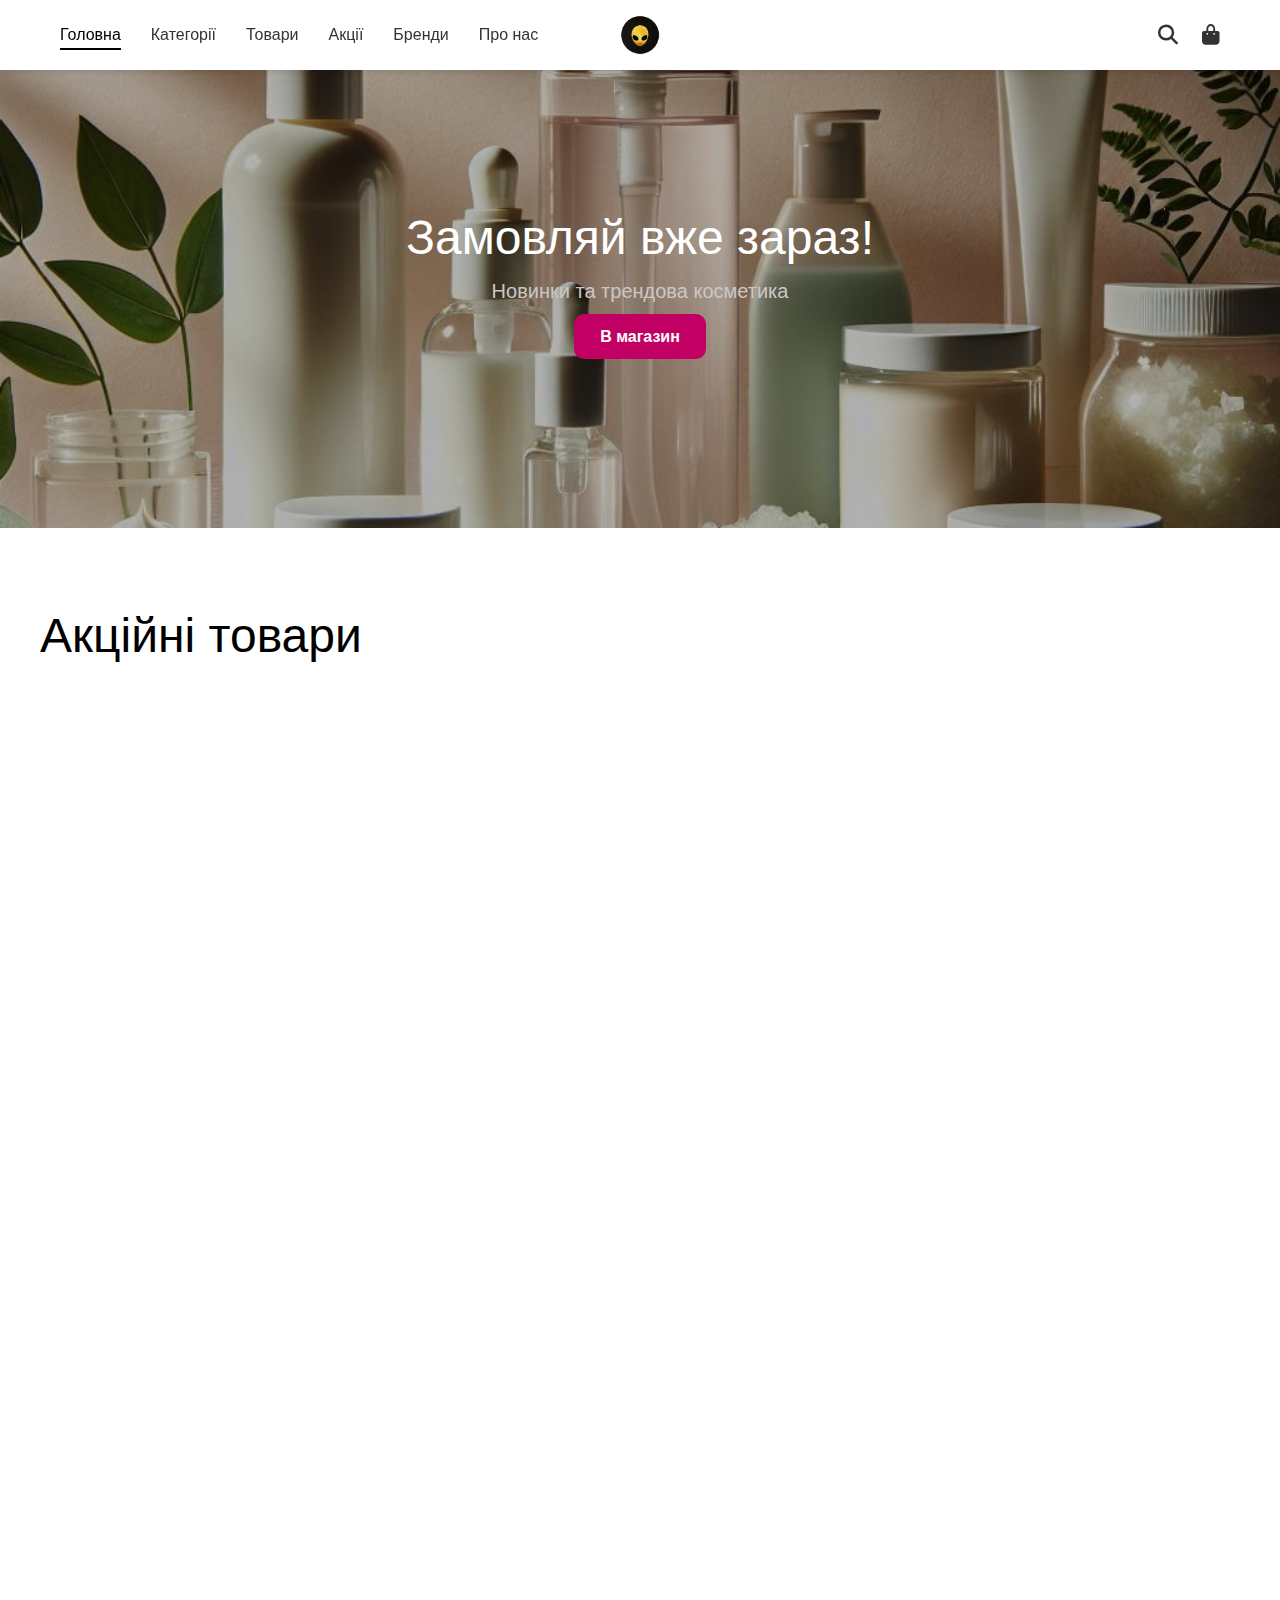
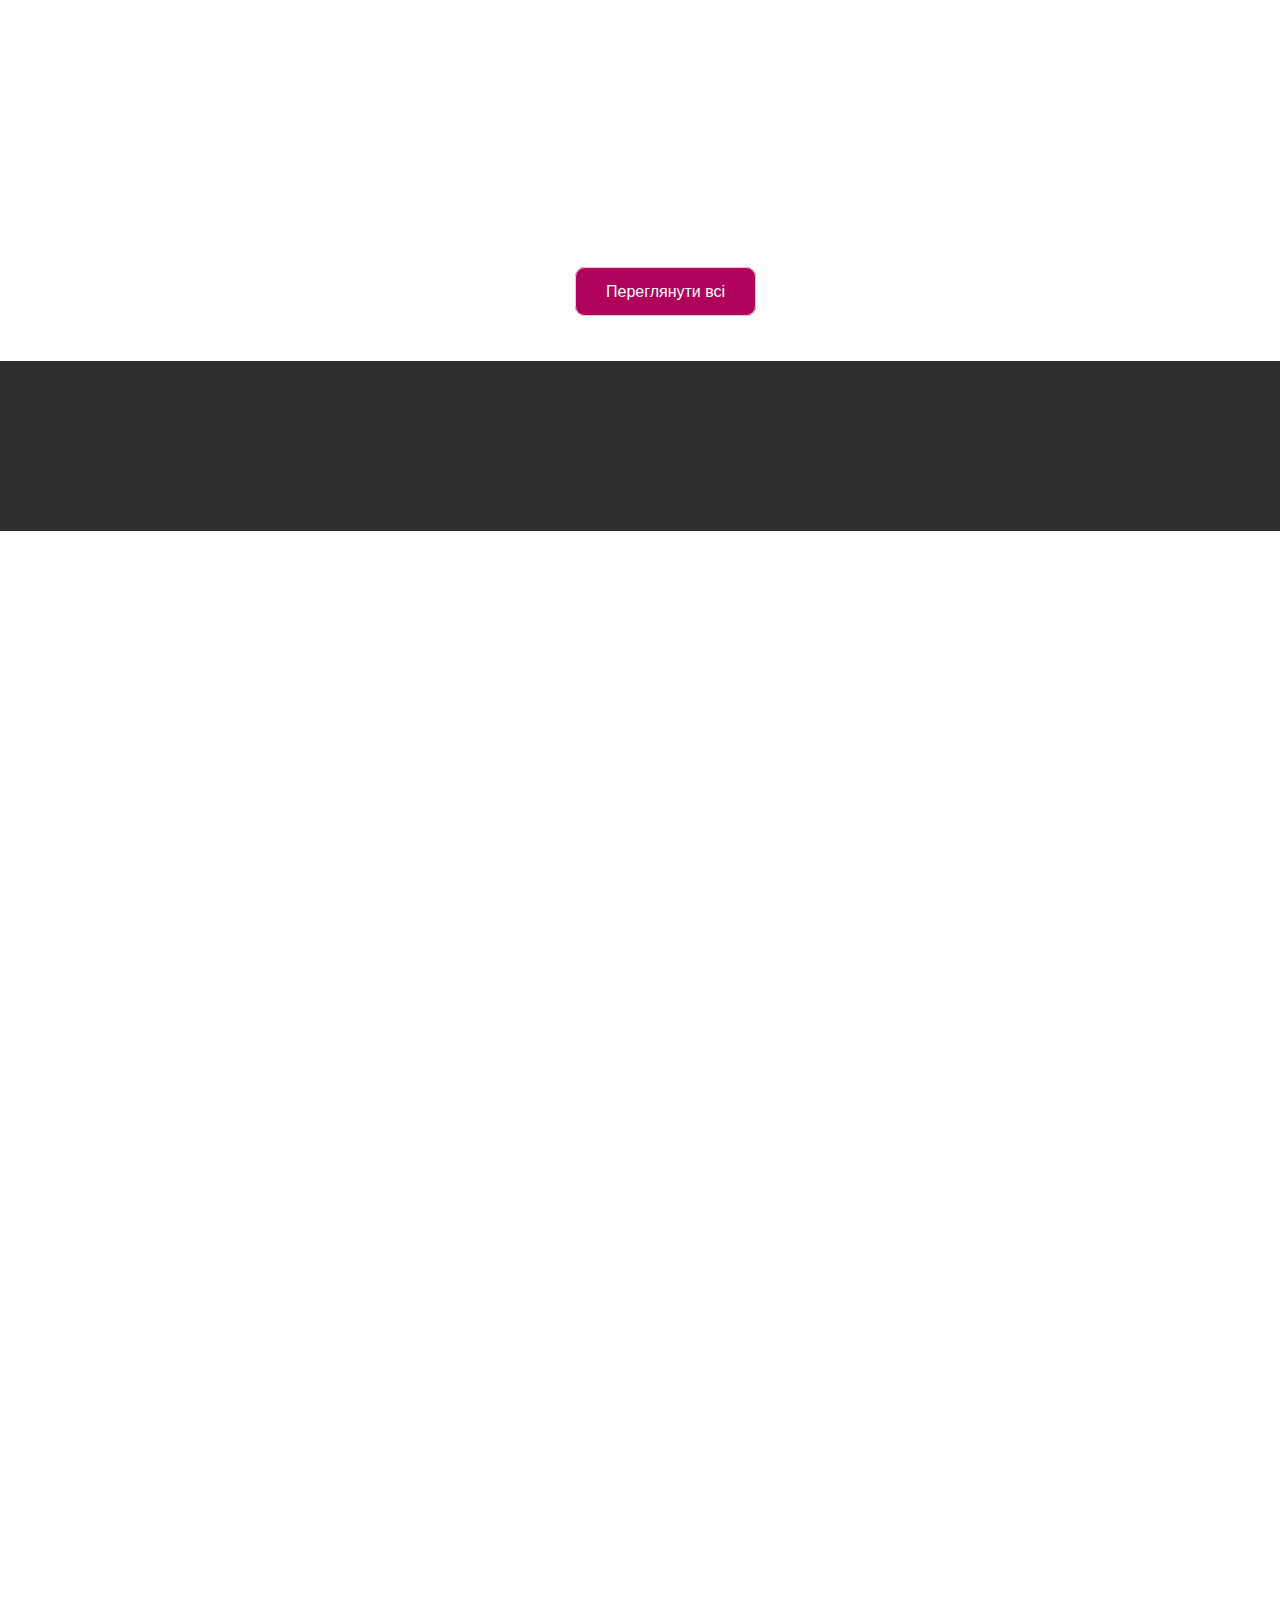
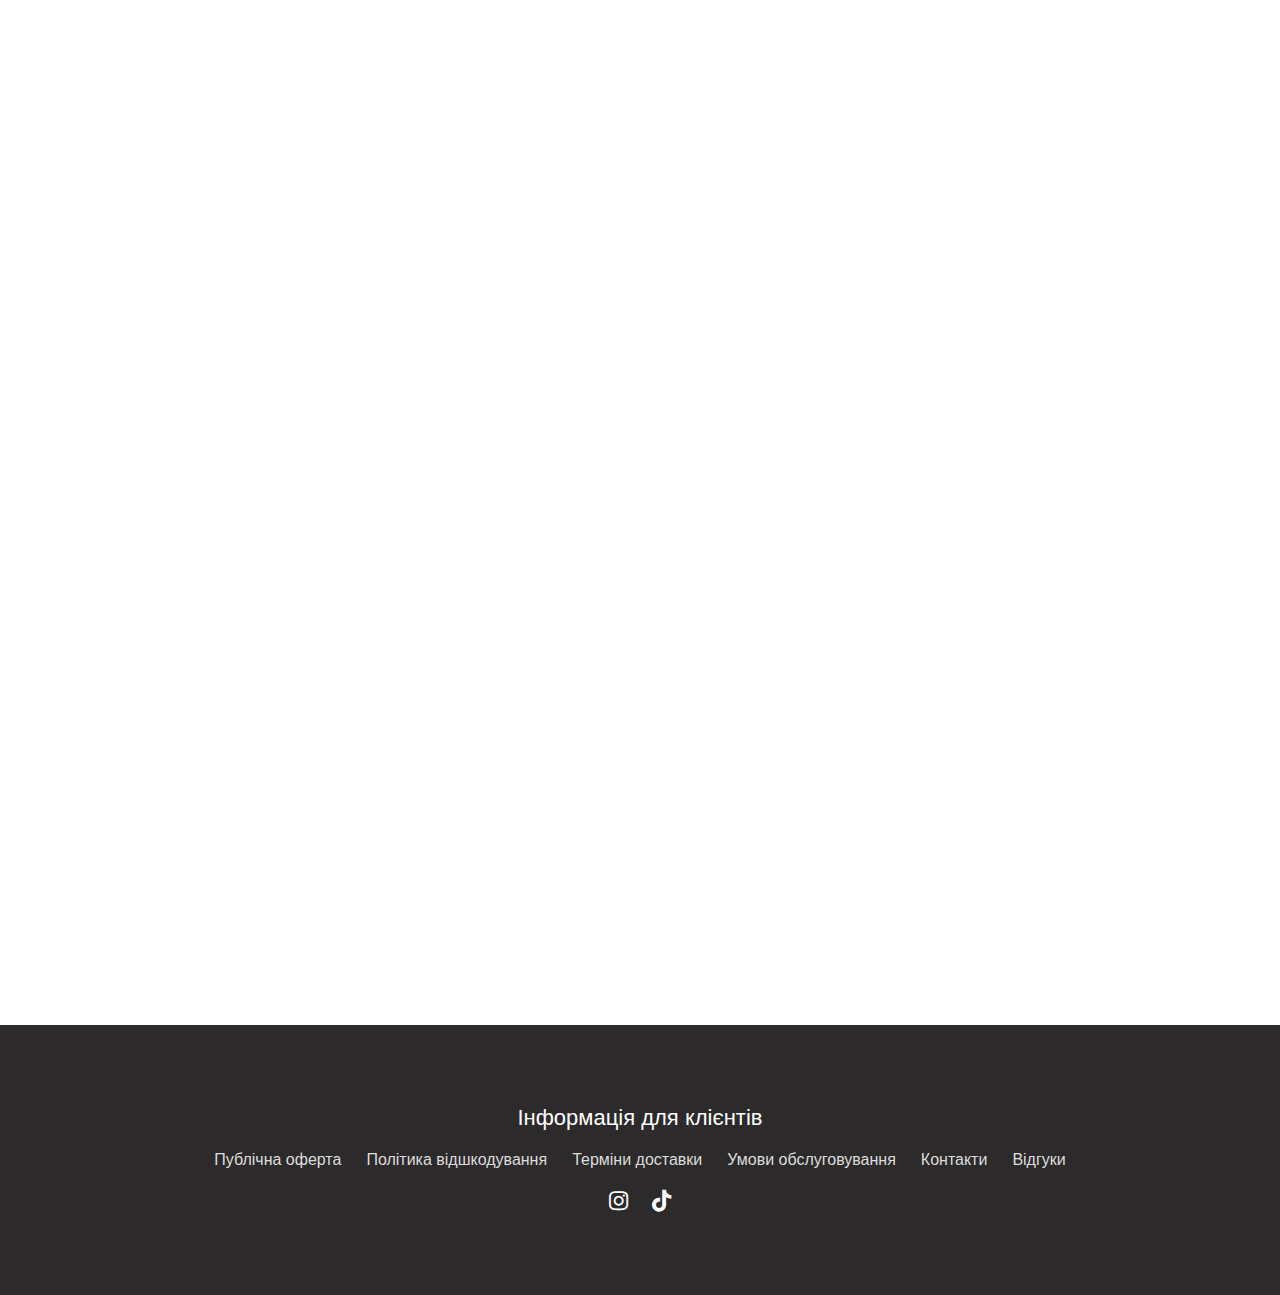
<file: index.html>
<!DOCTYPE html>
<html lang="en">
<head>
    <meta charset="UTF-8">
    <meta name="viewport" content="width=device-width, initial-scale=1.0">
    <link rel="stylesheet" href="style.css">
    <link rel="stylesheet" href="anime.css">
     <link href="https://fonts.googleapis.com/css2?family=Roboto+Slab:wght@400;700&display=swap" rel="stylesheet">
     <link rel="stylesheet" href="https://cdnjs.cloudflare.com/ajax/libs/font-awesome/6.5.0/css/all.min.css">
     <link rel="icon" href="img/favicon.ico" type="image/x-icon">
    <title>Alien goldd</title>
</head>
<body>
                 <div class="top-bar">
    Alien goldd - Твоя ідеальна косметика
  </div>
<header class="site-header">
  <div class="container">
    <nav class="nav-left">
      <ul class="nav-list">
        <li><a href="index.html" class="active">Головна</a></li>
        <li><a href="category.html">Категорії</a></li>
        <li><a href="#">Товари</a></li>
        <li><a href="sale-catalog.html">Акції</a></li>
        <li><a href="#">Бренди</a></li>
        <li><a href="#">Про нас</a></li>
      </ul>
    </nav>
    <div class="logo">
      <a href="#"><img src="/img/logo.png" alt="Лого" /></a>
    </div>
    <nav class="nav-right">
      <a href="#" class="icon-btn"><i class="fa-solid fa-magnifying-glass"></i></a>
      <a href="#" class="icon-btn"><i class="fa-solid fa-bag-shopping"></i></a>
    </nav>
  </div>
</header>
    <main>
<section class="hero-banner">
  <div class="hero-content">
    <h1>Замовляй вже зараз!</h1>
    <p>Новинки та трендова косметика</p>
    <a href="#" class="hero-button">В магазин</a>
  </div>
</section>              
<section class="sale-section">
  <h2 class="section-title">Акційні товари</h2>
  <div class="products-grid">
    
    <div class="product-card">
      <div class="product-image">
        <img src="img/item.jpg" alt="Lanbena Nose" />
        <span class="sale-badge">Розпродаж</span>
      </div>
      <div class="product-details">
        <p class="product-name">
          Маска <strong>Lanbena Nose</strong> від вугрів і чорних крапок 30 g і смужки
        </p>
        <div class="price">
          <span class="old-price">₴290.00</span>
          <span class="new-price">₴230.00</span>
        </div>
      </div>
    </div>

    <div class="product-card">
      <div class="product-image">
        <img src="img/item.jpg" alt="Lanbena Nose" />
        <span class="sale-badge">Розпродаж</span>
      </div>
      <div class="product-details">
        <p class="product-name">
          Маска <strong>Lanbena Nose</strong> від вугрів і чорних крапок 30 g і смужки
        </p>
        <div class="price">
          <span class="old-price">₴290.00</span>
          <span class="new-price">₴230.00</span>
        </div>
      </div>
    </div>
        <div class="product-card">
      <div class="product-image">
        <img src="img/item.jpg" alt="Lanbena Nose" />
        <span class="sale-badge">Розпродаж</span>
      </div>
      <div class="product-details">
        <p class="product-name">
          Маска <strong>Lanbena Nose</strong> від вугрів і чорних крапок 30 g і смужки
        </p>
        <div class="price">
          <span class="old-price">₴290.00</span>
          <span class="new-price">₴230.00</span>
        </div>
      </div>
    </div>
        <div class="product-card">
      <div class="product-image">
        <img src="img/item.jpg" alt="Lanbena Nose" />
        <span class="sale-badge">Розпродаж</span>
      </div>
      <div class="product-details">
        <p class="product-name">
          Маска <strong>Lanbena Nose</strong> від вугрів і чорних крапок 30 g і смужки
        </p>
        <div class="price">
          <span class="old-price">₴290.00</span>
          <span class="new-price">₴230.00</span>
        </div>
      </div>
    </div>
        <div class="product-card">
      <div class="product-image">
        <img src="img/item.jpg" alt="Lanbena Nose" />
        <span class="sale-badge">Розпродаж</span>
      </div>
      <div class="product-details">
        <p class="product-name">
          Маска <strong>Lanbena Nose</strong> від вугрів і чорних крапок 30 g і смужки
        </p>
        <div class="price">
          <span class="old-price">₴290.00</span>
          <span class="new-price">₴230.00</span>
        </div>
      </div>
    </div>
        <div class="product-card">
      <div class="product-image">
        <img src="img/item.jpg" alt="Lanbena Nose" />
        <span class="sale-badge">Розпродаж</span>
      </div>
      <div class="product-details">
        <p class="product-name">
          Маска <strong>Lanbena Nose</strong> від вугрів і чорних крапок 30 g і смужки
        </p>
        <div class="price">
          <span class="old-price">₴290.00</span>
          <span class="new-price">₴230.00</span>
        </div>
      </div>
    </div>
        <div class="product-card">
      <div class="product-image">
        <img src="img/item.jpg" alt="Lanbena Nose" />
        <span class="sale-badge">Розпродаж</span>
      </div>
      <div class="product-details">
        <p class="product-name">
          Маска <strong>Lanbena Nose</strong> від вугрів і чорних крапок 30 g і смужки
        </p>
        <div class="price">
          <span class="old-price">₴290.00</span>
          <span class="new-price">₴230.00</span>
        </div>
      </div>
    </div>
        <div class="product-card">
      <div class="product-image">
        <img src="img/item.jpg" alt="Lanbena Nose" />
        <span class="sale-badge">Розпродаж</span>
      </div>
      <div class="product-details">
        <p class="product-name">
          Маска <strong>Lanbena Nose</strong> від вугрів і чорних крапок 30 g і смужки
        </p>
        <div class="price">
          <span class="old-price">₴290.00</span>
          <span class="new-price">₴230.00</span>
        </div>
      </div>
    </div>
  </div>
    <a href="/catalog.html" class="shop-button">Переглянути всі</a>
</section>
<div class="per">
  <h1>Підкресли найкраще у собі</h1>
    <p>Обери те, що підходить саме тобі, і сяй завжди.</p>
</div>
  <section class="top-sales">
    <h2 class="section-title">Топ продаж</h2>
    <div class="products">
      <div class="product">
        <img src="/img/item.jpg" alt="Product 1">
        <p class="title">Набір для домашнього видалення зубного каменю</p>
        <div class="price">₴1,200.00 UAH</div>
        <button>Додати в корзину</button>
      </div>
      <div class="product">
        <img src="img/item.jpg" alt="Product 2">
        <p class="title">ДЕЗОДОРАНТ-КРЕМ ТРИВАЛОЇ ДІЇ «ДО 15 ДНІВ»<br>DEOZEN ARMPIT DEODORANT CREAM (24 пакетики)</p>
        <div class="price">₴597.00 UAH</div>
        <button>Додати в корзину</button>
      </div>
      <div class="product">
        <img src="img/item.jpg" alt="Product 3">
        <p class="title">ДЕЗОДОРАНТ-КРЕМ ТРИВАЛОЇ ДІЇ «ДО 15 ДНІВ»<br>DEOZEN ARMPIT DEODORANT CREAM (1 пакетик)</p>
        <div class="price">₴35.00 UAH</div>
        <button>Додати в корзину</button>
      </div>
      <div class="product">
        <img src="/img/item.jpg" alt="Product 4">
        <span class="out-stock">Розпродано</span>
        <p class="title">Маска <strong>Lanbena Nose</strong> від вугрів і чорних крапок 30 g і смужки</p>
        <div class="old-price">₴290.00 UAH</div>
        <div class="price">₴230.00 UAH</div>
        <button>Розпродано</button>
      </div>
    </div>
        <a href="/catalog.html" class="shop-button2">Переглянути всі</a>
  </section>
    <section class="top-sales">
    <h2 class="section-title">Новинки</h2>
    <div class="products">
      <div class="product">
        <img src="/img/item.jpg" alt="Product 1">
        <p class="title">Набір для домашнього видалення зубного каменю</p>
        <div class="price">₴1,200.00 UAH</div>
        <button>Додати в корзину</button>
      </div>
      <div class="product">
        <img src="img/item.jpg" alt="Product 2">
        <p class="title">ДЕЗОДОРАНТ-КРЕМ ТРИВАЛОЇ ДІЇ «ДО 15 ДНІВ»<br>DEOZEN ARMPIT DEODORANT CREAM (24 пакетики)</p>
        <div class="price">₴597.00 UAH</div>
        <button>Додати в корзину</button>
      </div>
      <div class="product">
        <img src="img/item.jpg" alt="Product 3">
        <p class="title">ДЕЗОДОРАНТ-КРЕМ ТРИВАЛОЇ ДІЇ «ДО 15 ДНІВ»<br>DEOZEN ARMPIT DEODORANT CREAM (1 пакетик)</p>
        <div class="price">₴35.00 UAH</div>
        <button>Додати в корзину</button>
      </div>
      <div class="product">
        <img src="/img/item.jpg" alt="Product 4">
        <span class="out-stock">Розпродано</span>
        <p class="title">Маска <strong>Lanbena Nose</strong> від вугрів і чорних крапок 30 g і смужки</p>
        <div class="old-price">₴290.00 UAH</div>
        <div class="price">₴230.00 UAH</div>
        <button>Розпродано</button>
      </div>
            <div class="product">
        <img src="/img/item.jpg" alt="Product 1">
        <p class="title">Набір для домашнього видалення зубного каменю</p>
        <div class="price">₴1200.00 UAH</div>
        <button>Додати в корзину</button>
      </div>
      <div class="product">
        <img src="img/item.jpg" alt="Product 2">
        <p class="title">ДЕЗОДОРАНТ-КРЕМ ТРИВАЛОЇ ДІЇ «ДО 15 ДНІВ»<br>DEOZEN ARMPIT DEODORANT CREAM (24 пакетики)</p>
        <div class="price">₴597.00 UAH</div>
        <button>Додати в корзину</button>
      </div>
      <div class="product">
        <img src="img/item.jpg" alt="Product 3">
        <p class="title">ДЕЗОДОРАНТ-КРЕМ ТРИВАЛОЇ ДІЇ «ДО 15 ДНІВ»<br>DEOZEN ARMPIT DEODORANT CREAM (1 пакетик)</p>
        <div class="price">₴35.00 UAH</div>
        <button>Додати в корзину</button>
      </div>
      <div class="product">
        <img src="/img/item.jpg" alt="Product 4">
        <span class="out-stock">Розпродано</span>
        <p class="title">Маска <strong>Lanbena Nose</strong> від вугрів і чорних крапок 30 g і смужки</p>
        <div class="old-price">₴290.00 UAH</div>
        <div class="price">₴230.00 UAH</div>
        <button>Розпродано</button>
      </div>
            <div class="product">
        <img src="/img/item.jpg" alt="Product 1">
        <p class="title">Набір для домашнього видалення зубного каменю</p>
        <div class="price">₴1200.00 UAH</div>
        <button>Додати в корзину</button>
      </div>
      <div class="product">
        <img src="img/item.jpg" alt="Product 2">
        <p class="title">ДЕЗОДОРАНТ-КРЕМ ТРИВАЛОЇ ДІЇ «ДО 15 ДНІВ»<br>DEOZEN ARMPIT DEODORANT CREAM (24 пакетики)</p>
        <div class="price">₴597.00 UAH</div>
        <button>Додати в корзину</button>
      </div>
      <div class="product">
        <img src="img/item.jpg" alt="Product 3">
        <p class="title">ДЕЗОДОРАНТ-КРЕМ ТРИВАЛОЇ ДІЇ «ДО 15 ДНІВ»<br>DEOZEN ARMPIT DEODORANT CREAM (1 пакетик)</p>
        <div class="price">₴35.00 UAH</div>
        <button>Додати в корзину</button>
      </div>
      <div class="product">
        <img src="/img/item.jpg" alt="Product 4">
        <span class="out-stock">Розпродано</span>
        <p class="title">Маска <strong>Lanbena Nose</strong> від вугрів і чорних крапок 30 g і смужки</p>
        <div class="old-price">₴290.00 UAH</div>
        <div class="price">₴230.00 UAH</div>
        <button>Розпродано</button>
      </div>
    </div>
        <a href="/catalog.html" class="shop-button2">Переглянути всі</a>
  </section>
    </main>
<footer class="footer">
  <h2>Інформація для клієнтів</h2>
  <ul class="footer-links">
    <li><a href="#">Публічна оферта</a></li>
    <li><a href="#">Політика відшкодування</a></li>
    <li><a href="#">Терміни доставки</a></li>
    <li><a href="#">Умови обслуговування</a></li>
    <li><a href="#">Контакти</a></li>
    <li><a href="#">Відгуки</a></li>
  </ul>
  <div class="social-icons">
    <a href="https://www.instagram.com/alien.goldd/"><i class="fa-brands fa-instagram"></i></a>
    <a href="https://www.tiktok.com/@alien.goldd?is_from_webapp=1&sender_device=pc"><i class="fa-brands fa-tiktok"></i></a>
  </div>
</footer>
    <script src="script.js"></script>
</body>
</html>
</file>
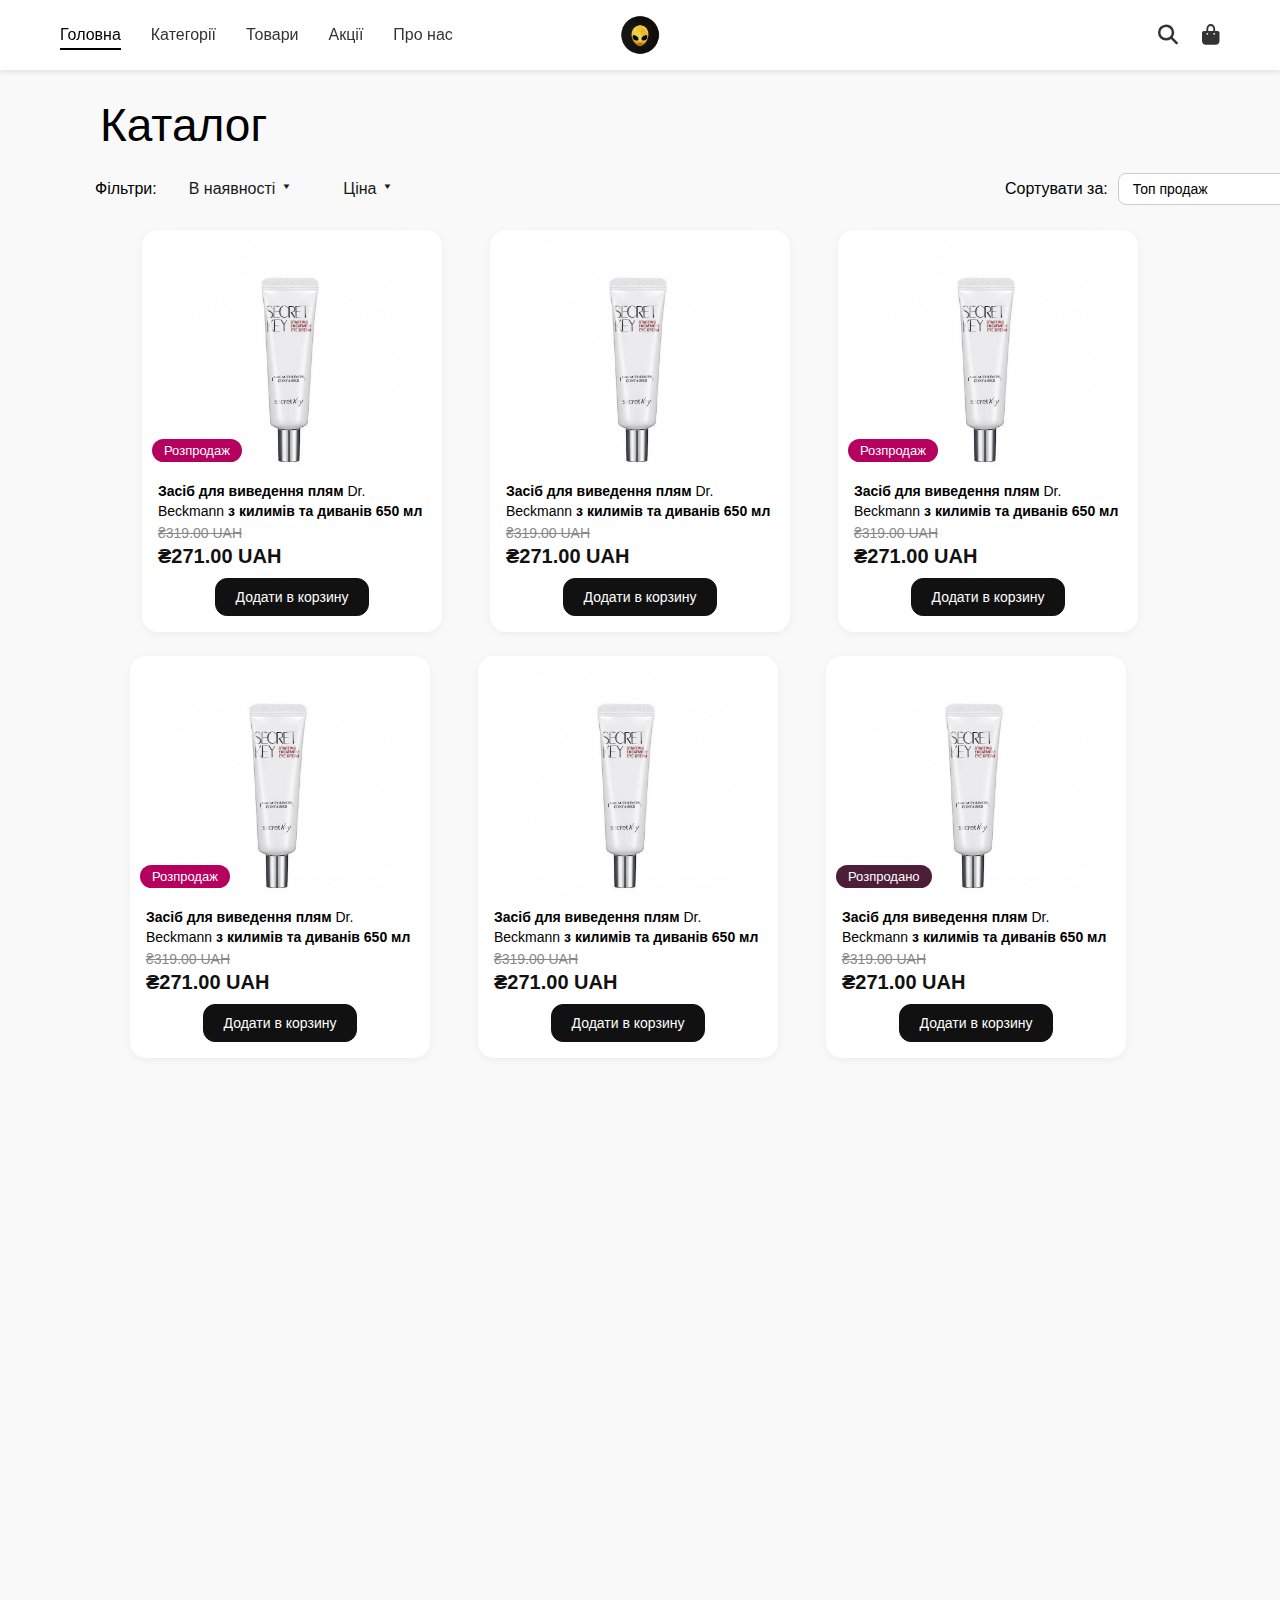
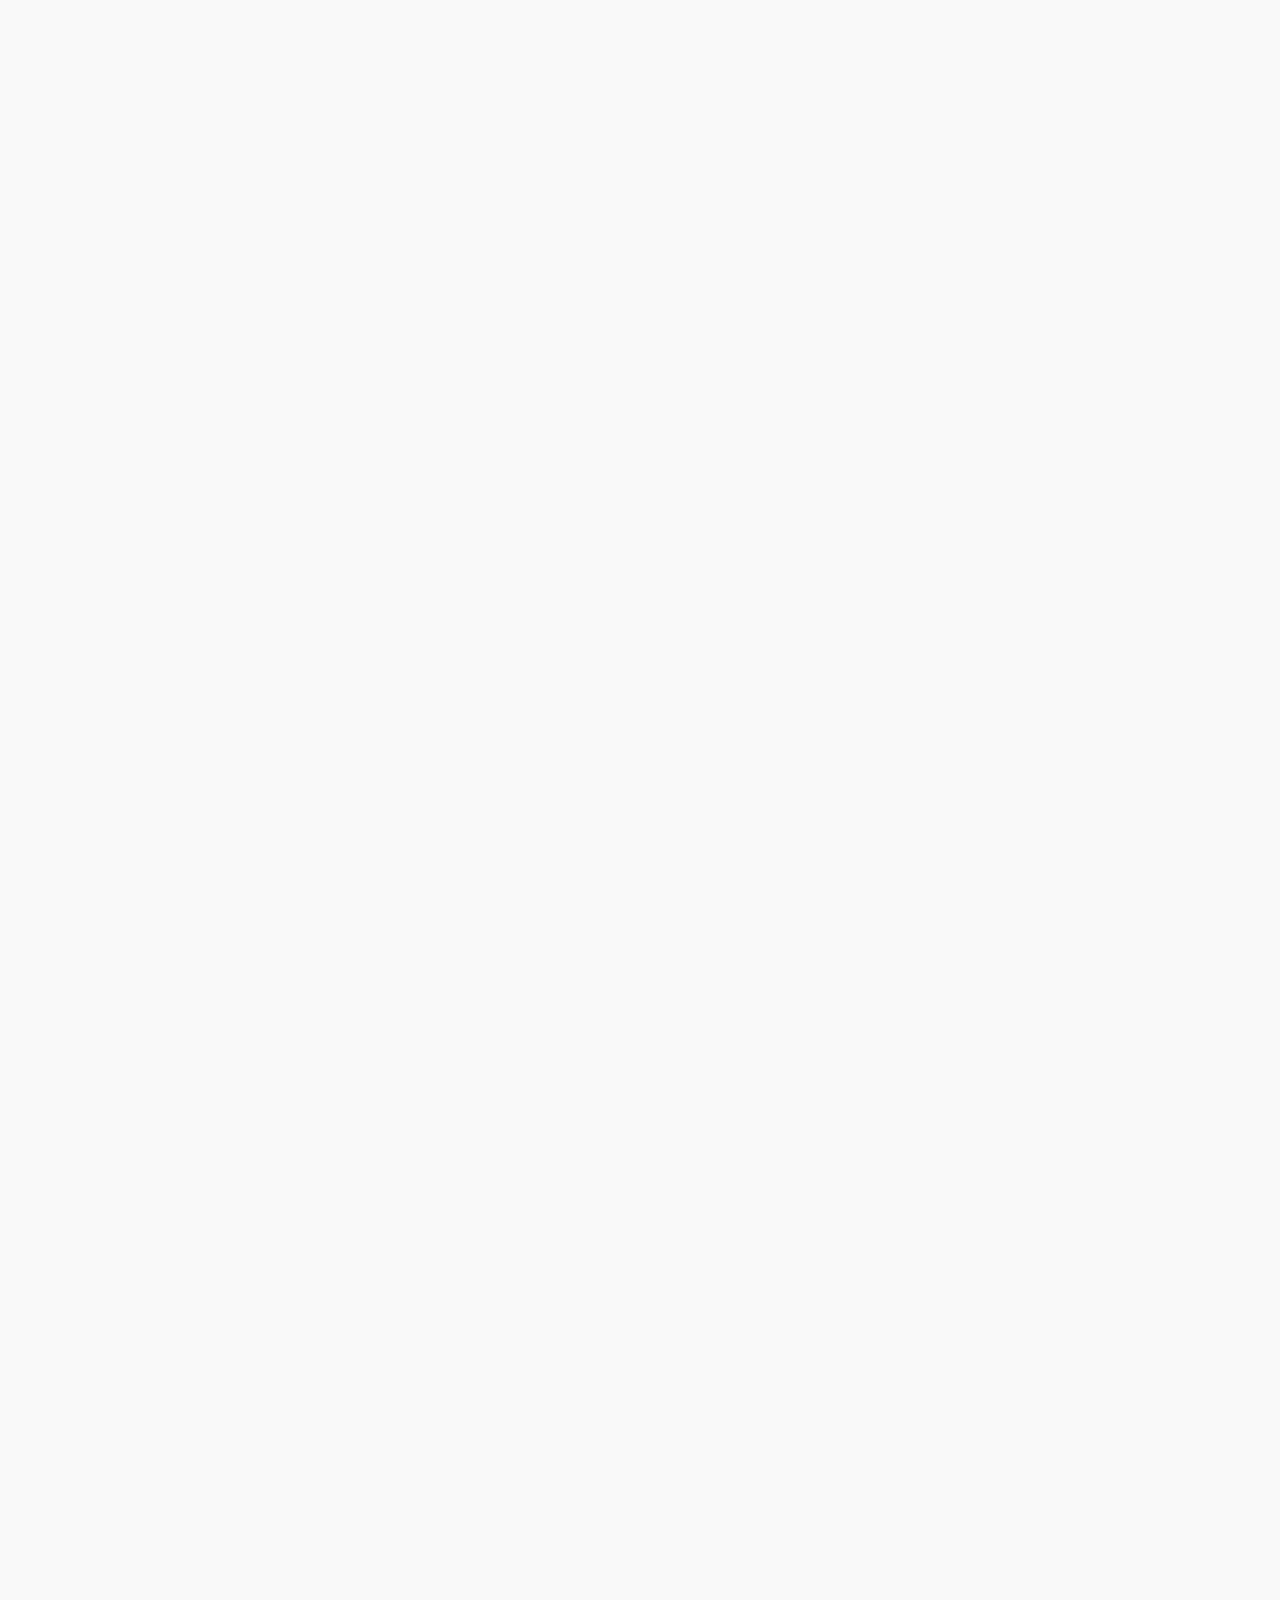
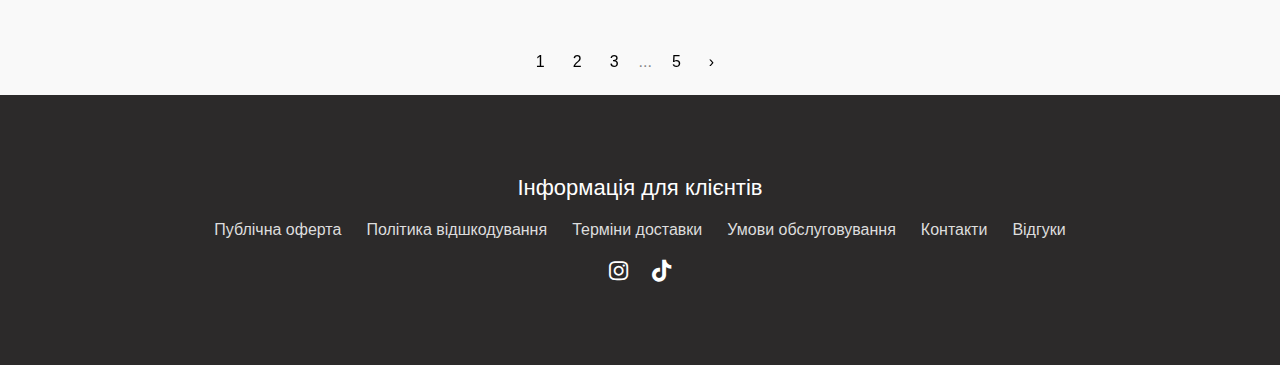
<file: catalog.html>
<!DOCTYPE html>
<html lang="en">
<head>
    <meta charset="UTF-8">
    <meta name="viewport" content="width=device-width, initial-scale=1.0">
    <link rel="stylesheet" href="style.css">
    <link rel="stylesheet" href="sale-catalog-anime.css">
    <link rel="stylesheet" href="catalog.css">
     <link href="https://fonts.googleapis.com/css2?family=Roboto+Slab:wght@400;700&display=swap" rel="stylesheet">
     <link rel="stylesheet" href="https://cdnjs.cloudflare.com/ajax/libs/font-awesome/6.5.0/css/all.min.css">
     <link rel="icon" href="img/favicon.ico" type="image/x-icon">
    <title>Alien goldd - Каталог</title>
</head>
<body>
                 <div class="top-bar">
    Alien goldd - Твоя ідеальна косметика
  </div>
<header class="site-header" id="site-header">
<i class="burger fas fa-bars" id="burger"></i>
<nav class="mobile-nav" id="mobileNav">
  <ul>
    <li><a href="index.html">Головна</a></li>
    <li><a href="category.html">Категорії</a></li>
    <li><a href="#">Товари</a></li>
    <li><a href="sale-catalog.html">Акції</a></li>
    <li><a href="#">Про нас</a></li>
  </ul>
  <div class="mobile-footer">
    <a href="#"><i class="fab fa-instagram" id="instagram"></i></a>
    <a href="#"><i class="fab fa-tiktok" id="tiktok"></i></a>
  </div>
</nav>

<div class="mobile-nav-overlay" id="overlay"></div>
  <div class="container">
    <nav class="nav-left">
      <ul class="nav-list">
        <li><a href="index.html" class="active">Головна</a></li>
        <li><a href="category.html">Категорії</a></li>
        <li><a href="#">Товари</a></li>
        <li><a href="sale-catalog.html">Акції</a></li>
        <li><a href="#">Про нас</a></li>
      </ul>
    </nav>
    <div class="logo">
      <a href="index.html"><img src="img/logo.png" alt="Лого" /></a>
    </div>
    <nav class="nav-right">
      <a href="#" class="icon-btn"><i class="fa-solid fa-magnifying-glass" id="search"></i></a>
      <a href="#" class="icon-btn"><i class="fa-solid fa-bag-shopping" id="cart"></i></a>
    </nav>
  </div>
</header>
  <main>
  <h1 class="header">Каталог</h1>
<div class="toolbar">
  <div class="toolbar-left">
    <div class="filters" id="filters">Фільтри:</div>

    <div style="position: relative;">
      <div class="filter-item" data-filter="availability">В наявності</div>
      <div class="filter-group" id="availability-group">
        <div style="display: flex; justify-content: space-between;">
          <b id="availability-count">0 вибрано</b>
          <span class="filter-reset">Скинути</span>
        </div>
        <label><input type="checkbox"> В наявності (1369)</label>
        <label style="color:#ccc"><input type="checkbox"> Не в наявності (200)</label>
      </div>
    </div>

    <div style="position: relative;">
      <div class="filter-item" data-filter="price">Ціна</div>
      <div class="filter-group" id="price-group">
        <div style="display: flex; justify-content: space-between;">
          <b>Найвища ₴7,225</b> <span class="filter-reset">Скинути</span>
        </div>
        <div class="price-inputs">
          <span>₴</span><input type="text" placeholder="Від">
          <span>₴</span><input type="text" placeholder="До">
        </div>
      </div>
    </div>

  <div class="toolbar-right">
    <label for="sort-select">Сортувати за:</label>
    <select id="sort-select">
      <option">Топ продаж</option>
      <option>Топ продаж</option>
      <option>Рекомендації</option>
      <option>В алфавітному порядку А-Я</option>
      <option>В алфавітному порядку Я-А</option>
      <option>Від дешевих до дорогих</option>
      <option>Від дорогих до дешевих</option>
      <option>Від старого до нового</option>
      <option>Від нового до старого</option>
      <p style="color: black;">1569 товарів</p>
    </select>
          <p style="color: black;">1569 товарів</p>
  </div>
</div>
</div>
    <div class="mobile-filter-trigger" id="openFilters">
  <i class="fa-solid fa-sliders"></i>
  Відфільтрувати та відсортувати
  <span style="margin-left: 5px;">1569 товари</span>
</div>
<div class="filter-overlay" id="filterOverlay"></div>

<div class="filter-header global-header" id="filterHeader">
  <span>Відфільтрувати та відсортувати</span>
  <p>1569 товари</p>
    <i class="fa-solid fa-xmark" id="closeFilters"></i>
  </div>
<div class="filter-modal" id="filterModal">
  <div class="filter-main">
    <div class="filter-item" data-panel="#availabilityPanel">
      <span>Наявність</span>
      <i class="fa-solid fa-chevron-right"></i>
    </div>
    <div class="filter-item" data-panel="#pricePanel">
      <span>Ціна</span>
      <i class="fa-solid fa-chevron-right"></i>
    </div>
  </div>

  <div class="mobile-filter-actions">
    <a href="#" class="reset">Очистити все</a>
    <button class="accept">Прийняти</button>
  </div>
    <div class="sort-for">
    <label for="sort-for">Сортувати за:</label>
    <select id="sort-for">
      <option>Топ продаж</option>
      <option>Рекомендації</option>
      <option>В алфавітному порядку А-Я</option>
      <option>В алфавітному порядку Я-А</option>
      <option>Від дешевих до дорогих</option>
      <option>Від дорогих до дешевих</option>
      <option>Від старого до нового</option>
      <option>Від нового до старого</option>
    </select>
  </div>
</div>

<div class="filter-overlay-panel" id="pricePanel">
  <div class="overlay-header">
    <i class="fa-solid fa-chevron-left back-to-main" data-close="#pricePanel"></i>
    <span class="back-to-main-span" data-close="#pricePanel">Ціна</span>
    <p style="margin-top: 30px;">Найвища ціна ₴7,225.00</p>
  </div>

  <div class="price-inputs">
    <span>₴</span><input type="text" placeholder="Від">
    <span>₴</span><input type="text" placeholder="До">
  </div>

  <div class="mobile-filter-actions">
    <a href="#" class="reset">Очистити</a>
    <button class="accept">Прийняти</button>
  </div>
</div>

<!-- Панель Availability -->
<div class="filter-overlay-panel" id="availabilityPanel">
  <div class="overlay-header">
    <i class="fa-solid fa-chevron-left back-to-main" data-close="#availabilityPanel"></i>
    <span class="back-to-main-span" data-close="#availabilityPanel">Наявність</span>
  </div>

  <div class="availability-options">
    <label><input type="checkbox"> В наявності (1369)</label>
    <label style="color: black"><input type="checkbox"> Немає в наявності (200)</label>
  </div>

  <div class="mobile-filter-actions">
    <a href="#" class="reset">Очистити</a>
    <button class="accept">Прийняти</button>
  </div>
</div>
  <div class="products">
<a class="card-a" href="item-card-design.html">
    <div class="card">
      <img class="card-img" src="img/item.jpg">        
      <div class="badge">Розпродаж</div>
      <div class="description">Засіб для виведення плям <b>Dr. Beckmann</b> з килимів та диванів 650 мл</div>
      <div class="old-price">₴319.00 UAH</div>
      <div class="new-price">₴271.00 UAH</div>
      </a>     
      <button class="btn">Додати в корзину</button>
    </div>

<a class="card-a" href="item-card-design.html">
    <div class="card">
      <img class="card-img" src="img/item.jpg">        
      <div class="description">Засіб для виведення плям <b>Dr. Beckmann</b> з килимів та диванів 650 мл</div>
      <div class="old-price">₴319.00 UAH</div>
      <div class="new-price">₴271.00 UAH</div>
      </a>     
      <button class="btn">Додати в корзину</button>
    </div>

<a class="card-a" href="item-card-design.html">
    <div class="card">
      <img class="card-img" src="img/item.jpg">        
      <div class="badge">Розпродаж</div>
      <div class="description">Засіб для виведення плям <b>Dr. Beckmann</b> з килимів та диванів 650 мл</div>
      <div class="old-price">₴319.00 UAH</div>
      <div class="new-price">₴271.00 UAH</div>
      </a>     
      <button class="btn">Додати в корзину</button>
    </div>

<a class="card-a" href="item-card-design.html">
    <div class="card">
      <img class="card-img" src="img/item.jpg">        
      <div class="badge">Розпродаж</div>
      <div class="description">Засіб для виведення плям <b>Dr. Beckmann</b> з килимів та диванів 650 мл</div>
      <div class="old-price">₴319.00 UAH</div>
      <div class="new-price">₴271.00 UAH</div>
      </a>     
      <button class="btn">Додати в корзину</button>
    </div>

<a class="card-a" href="item-card-design.html">
    <div class="card">
      <img class="card-img" src="img/item.jpg">        
      <div class="description">Засіб для виведення плям <b>Dr. Beckmann</b> з килимів та диванів 650 мл</div>
      <div class="old-price">₴319.00 UAH</div>
      <div class="new-price">₴271.00 UAH</div>
      </a>     
      <button class="btn">Додати в корзину</button>
    </div>

<a class="card-a" href="item-card-design.html">
    <div class="card">
      <img class="card-img" src="img/item.jpg">        
      <div class="out-badge">Розпродано</div>
      <div class="description">Засіб для виведення плям <b>Dr. Beckmann</b> з килимів та диванів 650 мл</div>
      <div class="old-price">₴319.00 UAH</div>
      <div class="new-price">₴271.00 UAH</div>
      </a>     
      <button class="btn">Додати в корзину</button>
    </div>

<a class="card-a" href="item-card-design.html">
    <div class="card">
      <img class="card-img" src="img/item.jpg">        
      <div class="description">Засіб для виведення плям <b>Dr. Beckmann</b> з килимів та диванів 650 мл</div>
      <div class="old-price">₴319.00 UAH</div>
      <div class="new-price">₴271.00 UAH</div>
      </a>     
      <button class="btn">Додати в корзину</button>
    </div>

<a class="card-a" href="item-card-design.html">
    <div class="card">
      <img class="card-img" src="img/item.jpg">        
      <div class="badge">Розпродаж</div>
      <div class="description">Засіб для виведення плям <b>Dr. Beckmann</b> з килимів та диванів 650 мл</div>
      <div class="old-price">₴319.00 UAH</div>
      <div class="new-price">₴271.00 UAH</div>
      </a>     
      <button class="btn">Додати в корзину</button>
    </div>

    <a class="card-a" href="item-card-design.html">
    <div class="card">
      <img class="card-img" src="img/item.jpg">        
      <div class="description">Засіб для виведення плям <b>Dr. Beckmann</b> з килимів та диванів 650 мл</div>
      <div class="old-price">₴319.00 UAH</div>
      <div class="new-price">₴271.00 UAH</div>
      </a>     
      <button class="btn">Додати в корзину</button>
    </div>

<a class="card-a" href="item-card-design.html">
    <div class="card">
      <img class="card-img" src="img/item.jpg">        
      <div class="badge">Розпродаж</div>
      <div class="description">Засіб для виведення плям <b>Dr. Beckmann</b> з килимів та диванів 650 мл</div>
      <div class="old-price">₴319.00 UAH</div>
      <div class="new-price">₴271.00 UAH</div>
      </a>     
      <button class="btn">Додати в корзину</button>
    </div>

<a class="card-a" href="item-card-design.html">
    <div class="card">
      <img class="card-img" src="img/item.jpg">        
      <div class="out-badge">Розпродано</div>
      <div class="description">Засіб для виведення плям <b>Dr. Beckmann</b> з килимів та диванів 650 мл</div>
      <div class="old-price">₴319.00 UAH</div>
      <div class="new-price">₴271.00 UAH</div>
      </a>     
      <button class="btn">Додати в корзину</button>
    </div>

<a class="card-a" href="item-card-design.html">
    <div class="card">
      <img class="card-img" src="img/item.jpg">        
      <div class="description">Засіб для виведення плям <b>Dr. Beckmann</b> з килимів та диванів 650 мл</div>
      <div class="old-price">₴319.00 UAH</div>
      <div class="new-price">₴271.00 UAH</div>
      </a>     
      <button class="btn">Додати в корзину</button>
    </div>

<a class="card-a" href="item-card-design.html">
    <div class="card">
      <img class="card-img" src="img/item.jpg">        
      <div class="out-badge">Розпродано</div>
      <div class="description">Засіб для виведення плям <b>Dr. Beckmann</b> з килимів та диванів 650 мл</div>
      <div class="old-price">₴319.00 UAH</div>
      <div class="new-price">₴271.00 UAH</div>
      </a>     
      <button class="btn">Додати в корзину</button>
    </div>

<a class="card-a" href="item-card-design.html">
    <div class="card">
      <img class="card-img" src="img/item.jpg">        
      <div class="description">Засіб для виведення плям <b>Dr. Beckmann</b> з килимів та диванів 650 мл</div>
      <div class="old-price">₴319.00 UAH</div>
      <div class="new-price">₴271.00 UAH</div>
      </a>     
      <button class="btn">Додати в корзину</button>
    </div>

<a class="card-a" href="item-card-design.html">
    <div class="card">
      <img class="card-img" src="img/item.jpg">        
      <div class="out-badge">Розпродано</div>
      <div class="description">Засіб для виведення плям <b>Dr. Beckmann</b> з килимів та диванів 650 мл</div>
      <div class="old-price">₴319.00 UAH</div>
      <div class="new-price">₴271.00 UAH</div>
      </a>     
      <button class="btn">Додати в корзину</button>
    </div>

<a class="card-a" href="item-card-design.html">
    <div class="card">
      <img class="card-img" src="img/item.jpg">        
      <div class="description">Засіб для виведення плям <b>Dr. Beckmann</b> з килимів та диванів 650 мл</div>
      <div class="old-price">₴319.00 UAH</div>
      <div class="new-price">₴271.00 UAH</div>
      </a>     
      <button class="btn">Додати в корзину</button>
    </div>

<a class="card-a" href="item-card-design.html">
    <div class="card">
      <img class="card-img" src="img/item.jpg">        
      <div class="badge">Розпродаж</div>
      <div class="description">Засіб для виведення плям <b>Dr. Beckmann</b> з килимів та диванів 650 мл</div>
      <div class="old-price">₴319.00 UAH</div>
      <div class="new-price">₴271.00 UAH</div>
      </a>     
      <button class="btn">Додати в корзину</button>
    </div>

<a class="card-a" href="item-card-design.html">
    <div class="card">
      <img class="card-img" src="img/item.jpg">        
      <div class="badge">Розпродаж</div>
      <div class="description">Засіб для виведення плям <b>Dr. Beckmann</b> з килимів та диванів 650 мл</div>
      <div class="old-price">₴319.00 UAH</div>
      <div class="new-price">₴271.00 UAH</div>
      </a>     
      <button class="btn">Додати в корзину</button>
    </div>

<a class="card-a" href="item-card-design.html">
    <div class="card">
      <img class="card-img" src="img/item.jpg">        
      <div class="badge">Розпродаж</div>
      <div class="description">Засіб для виведення плям <b>Dr. Beckmann</b> з килимів та диванів 650 мл</div>
      <div class="old-price">₴319.00 UAH</div>
      <div class="new-price">₴271.00 UAH</div>
      </a>     
      <button class="btn">Додати в корзину</button>
    </div>

<a class="card-a" href="item-card-design.html">
    <div class="card">
      <img class="card-img" src="img/item.jpg">        
      <div class="badge">Розпродаж</div>
      <div class="description">Засіб для виведення плям <b>Dr. Beckmann</b> з килимів та диванів 650 мл</div>
      <div class="old-price">₴319.00 UAH</div>
      <div class="new-price">₴271.00 UAH</div>
      </a>     
      <button class="btn">Додати в корзину</button>
    </div>
  </div>
  <div class="pagination" id="pagination">
  <a class="page" data-page="1">1</a>
  <a class="page" data-page="2">2</a>
  <a class="page" data-page="3">3</a>
  <span class="dots">...</span>
  <a class="page" data-page="5">5</a>
  <a class="page next" data-direction="next">&#8250;</a>
</div>
</main>
  <footer class="footer">
  <h2>Інформація для клієнтів</h2>
  <ul class="footer-links">
    <li><a href="#">Публічна оферта</a></li>
    <li><a href="#">Політика відшкодування</a></li>
    <li><a href="#">Терміни доставки</a></li>
    <li><a href="#">Умови обслуговування</a></li>
    <li><a href="#">Контакти</a></li>
    <li><a href="#">Відгуки</a></li>
  </ul>
  <div class="social-icons">
    <a href="https://www.instagram.com/alien.goldd/"><i class="fa-brands fa-instagram"></i></a>
    <a href="https://www.tiktok.com/@alien.goldd?is_from_webapp=1&sender_device=pc"><i class="fa-brands fa-tiktok"></i></a>
  </div>
</footer>
    <script src="filter.js"></script>
</main>
</body>
</html>
</file>
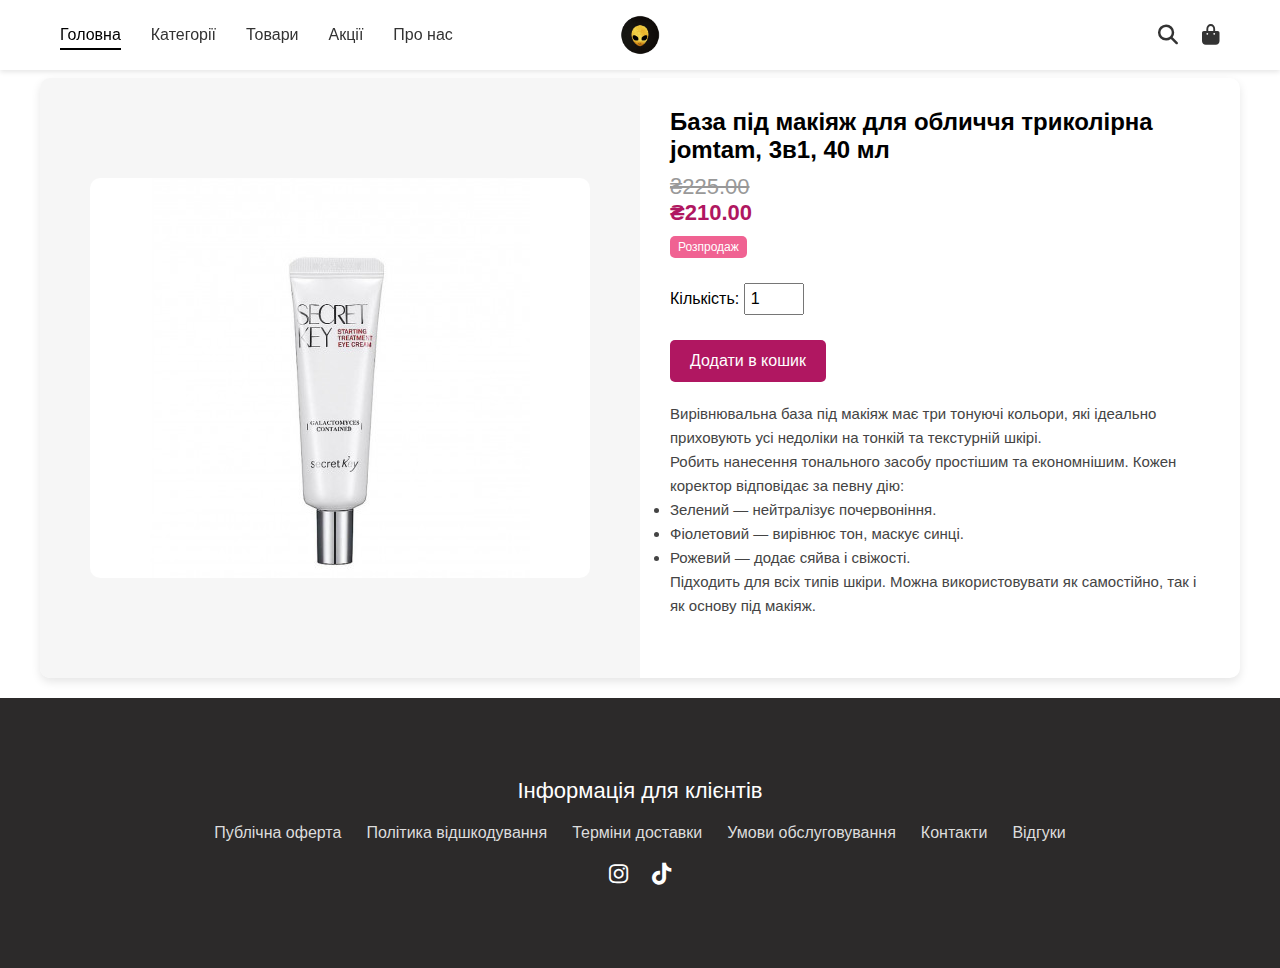
<file: item-card-design.html>
<!DOCTYPE html>
<html lang="en">
<head>
    <meta charset="UTF-8">
    <meta name="viewport" content="width=device-width, initial-scale=1.0">
    <link rel="stylesheet" href="style.css">
    <link rel="stylesheet" href="anime.css">
    <link rel="stylesheet" href="item-card-design.css">
     <link href="https://fonts.googleapis.com/css2?family=Roboto+Slab:wght@400;700&display=swap" rel="stylesheet">
     <link rel="stylesheet" href="https://cdnjs.cloudflare.com/ajax/libs/font-awesome/6.5.0/css/all.min.css">
     <link rel="icon" href="img/favicon.ico" type="image/x-icon">
    <title>База під макіяж для обличчя триколірна jomtam, 3в1, 40 мл</title>
</head>
<body>
<div class="top-bar">
    Alien goldd - Твоя ідеальна косметика
  </div>
<header class="site-header" id="site-header">
<i class="burger fas fa-bars" id="burger"></i>
<nav class="mobile-nav" id="mobileNav">
  <ul>
    <li><a href="index.html">Головна</a></li>
    <li><a href="category.html">Категорії</a></li>
    <li><a href="catalog.html">Товари</a></li>
    <li><a href="sale-catalog.html">Акції</a></li>
    <li><a href="#">Про нас</a></li>
  </ul>
  <div class="mobile-footer">
    <a href="https://www.instagram.com/alien.goldd/"><i class="fab fa-instagram" id="instagram"></i></a>
    <a href="https://www.tiktok.com/@alien.goldd?is_from_webapp=1&sender_device=pc"><i class="fab fa-tiktok" id="tiktok"></i></a>
  </div>
</nav>

<div class="mobile-nav-overlay" id="overlay"></div>
  <div class="container">
    <nav class="nav-left">
      <ul class="nav-list">
        <li><a href="index.html" class="active">Головна</a></li>
        <li><a href="category.html">Категорії</a></li>
        <li><a href="catalog.html">Товари</a></li>
        <li><a href="sale-catalog.html">Акції</a></li>
        <li><a href="#">Про нас</a></li>
      </ul>
    </nav>
    <div class="logo">
      <a href="index.html"><img src="img/logo.png" alt="Лого" /></a>
    </div>
    <nav class="nav-right">
      <a href="#" class="icon-btn"><i class="fa-solid fa-magnifying-glass" id="search"></i></a>
      <a href="#" class="icon-btn"><i class="fa-solid fa-bag-shopping" id="cart"></i></a>
    </nav>
  </div>
</header>
    <main>
<div class="product-page">
  <div class="image-column">
    <img src="img/item.jpg" alt="Jomtam база під макіяж">
  </div>

  <div class="info-column">
    <div class="product-title">База під макіяж для обличчя триколірна jomtam, 3в1, 40 мл</div>
    <div class="price">
      <span class="old-price">₴225.00</span>
      ₴210.00
    </div>
    <div class="status">Розпродаж</div>

    <div class="quantity">
      Кількість: <input type="number" value="1" min="1">
    </div>

    <button>Додати в кошик</button>

    <div class="description">
      <p>Вирівнювальна база під макіяж має три тонуючі кольори, які ідеально приховують усі недоліки на тонкій та текстурній шкірі.</p>
      <p>Робить нанесення тонального засобу простішим та економнішим. Кожен коректор відповідає за певну дію:</p>
      <ul>
        <li><strong>Зелений</strong> — нейтралізує почервоніння.</li>
        <li><strong>Фіолетовий</strong> — вирівнює тон, маскує синці.</li>
        <li><strong>Рожевий</strong> — додає сяйва і свіжості.</li>
      </ul>
      <p>Підходить для всіх типів шкіри. Можна використовувати як самостійно, так і як основу під макіяж.</p>
    </div>
  </div>
</div>
    </main>
        <footer class="footer">
  <h2>Інформація для клієнтів</h2>
  <ul class="footer-links">
    <li><a href="#">Публічна оферта</a></li>
    <li><a href="#">Політика відшкодування</a></li>
    <li><a href="#">Терміни доставки</a></li>
    <li><a href="#">Умови обслуговування</a></li>
    <li><a href="#">Контакти</a></li>
    <li><a href="#">Відгуки</a></li>
  </ul>
  <div class="social-icons">
    <a href="https://www.instagram.com/alien.goldd/"><i class="fa-brands fa-instagram"></i></a>
    <a href="https://www.tiktok.com/@alien.goldd?is_from_webapp=1&sender_device=pc"><i class="fa-brands fa-tiktok"></i></a>
  </div>
</footer>
<script src="script.js"></script>
</body>
</html>
</file>
<file: anime.css>
.product-card,
.product,
.section-title,
.sale-section,
.hero-content,
.per h1,
.per p,
.top-sales {
  opacity: 0;
  transform: translateY(50px);
  transition: opacity 0.6s ease-out, transform 0.6s ease-out;
}

.product-card.active,
.product.active,
.section-title.active,
.sale-section.active,
.hero-content.active,
.per h1.active,
.per p.active,
.top-sales.active {
  opacity: 1;
  transform: translateY(0);
}
</file>
<file: sale-catalog-anime.css>
.product-count,
.products,
.card{
  opacity: 0;
  transform: translateY(50px);
  transition: opacity 0.6s ease-out, transform 0.6s ease-out;
}

.product-count.active,
.products.active,
.card.active{
  opacity: 1;
  transform: translateY(0);
}
</file>
<file: catalog.css>
body {
  margin: 0;
  padding: 0;
  box-sizing: border-box;
  font-family: 'Poppins', sans-serif;
  background: #f9f9f9;
}

.header {
  font-size: 46px;
  margin-top: 70px;
  margin-bottom: 20px;
  margin-left: 100px;
}

 .toolbar {
  display: flex;
  justify-content: space-between;
  align-items: center;
  margin: 0 40px 24px;
  flex-wrap: wrap;
  gap: 16px;
}

.toolbar-left {
  display: flex;
  flex-wrap: wrap;
  gap: 12px;
  margin-left: 55px;
  align-items: center;
}

.filter-group {
  display: flex;
  flex-direction: column;
  gap: 8px;
  opacity: 0;
  transform: translateY(10px);
  transition: opacity 0.25s ease, transform 0.25s ease;
  position: absolute;
  top: 100%;
  left: 0;
  border-radius: 16px;
  padding: 18px;
  z-index: 1;
  box-shadow: 0 6px 20px rgba(0, 0, 0, 0.08);
  pointer-events: none;
  min-width: 260px;
}

.filter-group.open {
  opacity: 1;
  transform: translateY(0);
  pointer-events: auto;
}

.price-inputs {
  display: flex;
  gap: 12px;
  align-items: center;
}

.price-inputs input {
  border: 1px solid #ccc;
  border-radius: 12px;
  padding: 8px 12px;
  width: 100px;
  font-size: 14px;
  font-family: inherit;
}

.filter-reset {
  color: #4d4d4d;
  text-decoration: underline;
  font-size: 12px;
  cursor: pointer;
  align-self: flex-end;
}

  .price-inputs {
    display: flex;
    gap: 12px;
    align-items: center;
  }

  .price-inputs input {
    border: 1px solid #ccc;
    border-radius: 12px;
    padding: 8px 12px;
    width: 100px;
    font-size: 14px;
  }

  .price-inputs span {
    font-weight: bold;
  }

.toolbar-right {
  position: absolute;
  display: flex;
  margin-left: 910px;
  width: 500px;
  gap: 10px;
  align-items: center;
}


.product-count {
  font-weight: 500;
  color: #1a1a1a;
  font-size: 20px;
}

.filter-item {
  color: #1a1a1a;
  padding: 8px 20px;
  border-radius: 100px;
  font-size: 14px;
  font-family: 'Poppins', sans-serif;
  cursor: pointer;
  transition: all 0.25s ease;
  position: relative;
  z-index: 2;
}


.filter-item::after {
  content: "▼";
  font-size: 10px;
  margin-left: 6px;
  display: inline-block;
  transform: scaleY(0.8);
}


    select {
      padding: 6px 10px;
      border-radius: 8px;
      border: 1px solid #ccc;
      font-size: 14px;
      background: #fff;
      cursor: pointer;
    }

    .products {
      display: flex;
      flex-wrap: 0 0 25%;
      gap: 24px;
      padding: 0 40px 40px;
      justify-content: center;
    }

  .card {
  width: 300px;
  max-width: 100%;
  background: #fff;
  border-radius: 16px;
  overflow: hidden;
  box-shadow: 0 2px 8px rgba(0,0,0,0.05);
  display: flex;
  flex-direction: column;
}

.card-a{
  text-decoration: none;
}

.card-a:hover .card-img {
  transform: scale(1.05);
  transition: 0.3s;
}

.card-a:hover .description{
  text-decoration: underline;
  transition: 0.3s;
}

.card-img {
  width: 100%;
  object-fit: cover;
  transform: scale(1);
  border-radius: 16px 16px 0 0;
  transition: 0.3s;
}

.card-body {
  display: flex;
  flex-direction: column;
  flex-grow: 1;
}

.badge {
  position: absolute;
  background: #b60060;
  color: white;
  padding: 4px 12px;
  border-radius: 16px;
  font-size: 13px;
  margin-top: -35px;
  margin-right: 200px;
  margin-left: 10px;
  align-self: flex-start;
}

.out-badge {
  position: absolute;
  background: #4d1e37;
  color: white;
  padding: 4px 12px;
  border-radius: 16px;
  font-size: 13px;
  margin-top: -35px;
  margin-right: 200px;
  margin-left: 10px;
  align-self: flex-start;
}

.description {
  font-size: 14px;
  font-weight: 550;
  line-height: 1.4;
  margin: 8px 16px 4px;
  transition: 0.3s;
  text-decoration: none;
  color: #000;
  text-align: left;
}

.old-price {
  text-decoration: line-through;
  color: #888;
  font-size: 14px;
  margin: 4px 16px 0;
}

.new-price {
  font-size: 20px;
  font-weight: 600;
  color: #111;
  margin: 4px 16px;
  margin-bottom: 10px;
}

.btn {
  margin-top: auto;
  margin-left: 16px;
  margin-right: 16px;
  margin-bottom: 16px;
  padding: 10px 20px;
  border: 1px solid #111;
  background-color: #111;
  color: white;
  border-radius: 12px;
  font-size: 14px;
  cursor: pointer;
  transition: all 0.3s ease;
  width: fit-content;
  align-self: center;
}
    .btn:hover {
      background-color: white;
      color: black;
    }
    
  .pagination {
  display: flex;
  gap: 12px;
  align-items: center;
  justify-content: center;
  font-family: 'Arial', sans-serif;
  font-size: 16px;
  flex-wrap: wrap;
  margin: 20px;
  margin-right: 50px;
}

.page {
  text-decoration: none;
  color: #000;
  padding: 4px 8px;
  position: relative;
  cursor: pointer;
  user-select: none;
}

.page.active::after {
  content: "";
  position: absolute;
  left: 0;
  bottom: -2px;
  width: 100%;
  height: 1px;
  background-color: #000;
}

.page:hover {
  color: #555;
}

.dots {
  pointer-events: none;
  color: #888;
}

  @media screen and (max-width: 1024px) {
    .products {
      justify-content: center;
    }
  }

  @media screen and (max-width: 768px) {
    .products {
      padding-left: 30px;
      gap: 8px;
    }

    #openFilters {
    display: block !important;
  }

  .filter-item::after{
    display: none;
  }

    .pagination {
    gap: 8px;
    margin-right: 20px;
    font-size: 16px;
  }

  .header{
    position: relative;
    right: 50px;
  }

  .sort-for{
    position: absolute;
    top: 210px;
    left: 39px;
  }

  .page {
    padding: 4px 6px;
  }

  .badge{
    padding-right: 5px;
    padding-left: 5px;
  }

  .out-badge{
    padding-right: 5px;
    padding-left: 5px;
  }


  .card {
    flex: 1 1 calc(50% - 12px);
    max-width: 150px;
  }

  .btn {
    padding-top: 2px;
    padding-bottom: 2px;
  }

    .toolbar {
      display: none;
    }

    .toolbar-left,
    .toolbar-right {
      display: none;
    }
  }

.mobile-filter-trigger {
  padding: 16px;
  margin-left: 25px;
  display: flex;
  justify-content: space-between;
  align-items: center;
  cursor: pointer;
  font-size: 16px;
}

#openFilters{
  display: none;
}

.filter-overlay {
  position: fixed;
  inset: 0;
  background: rgba(0, 0, 0, 0.4);
  z-index: 1001;
  display: none;
  opacity: 0;
  transition: opacity 0.3s ease;
}

.filter-overlay.show {
  display: block;
  opacity: 1;
}

.filter-modal {
  position: fixed;
  top: 0;
  right: 0;
  width: 100%;
  max-width: 440px;
  height: 100%;
  background: #fff;
  z-index: 1001;
  transform: translateX(100%);
  transition: transform 0.3s ease;
  display: flex;
  flex-direction: column;
  padding: 20px;
}

.filter-modal.show {
  transform: translateX(0%);
}

.filter-header {
  top: 0;
  background: #fff;
  z-index: 1003;
  display: flex;
  flex-direction: column;
  gap: 8px;
  position: relative;
  text-align: center;
  padding-bottom: 16px;
  border-bottom: 1px solid #eee;
}

.global-header {
  position: fixed;
  top: 0;
  left: 0;
  width: 100%;
  background: white;
  z-index: 1005;
  display: none;
  padding: 16px;
  border-bottom: 1px solid #eee;
  text-align: center;
}

.global-header.show {
  display: flex;
  flex-direction: column;
  gap: 8px;
}

.filter-header i {
  position: absolute;
  right: 10px;
  top: 10px;
  font-size: 30px;
  cursor: pointer;
}

.filter-main {
  margin-top: 74px;
  display: flex;
  flex-direction: column;
  gap: 24px;
}

.filter-item {
  display: flex;
  justify-content: space-between;
  font-size: 16px;
  cursor: pointer;
}

.filter-item i {
  font-size: 16px;
}

.mobile-filter-actions {
  margin-top: auto;
  display: flex;
  justify-content: space-between;
  align-items: center;
  padding-top: 16px;
}

.reset {
  text-decoration: underline;
  color: #111;
  font-size: 20px;
}

.accept {
  background: #b60060;
  color: white;
  padding: 15px 44px;
  border-radius: 12px;
  border: none;
  font-size: 14px;
  cursor: pointer;
}


.filter-overlay-panel {
  position: fixed;
  top: 0;
  right: 0;
  width: 100%;
  max-width: 440px;
  height: 100%;
  background: white;
  z-index: 1002;
  transform: translateX(100%);
  transition: transform 0.3s ease;
  display: flex;
  flex-direction: column;
  padding: 20px;
}

.filter-overlay-panel.active {
  transform: translateX(0%);
}

.overlay-header {
  display: flex;
  flex-direction: column;
  gap: 12px;
  margin-top: 40px;
}

.back-to-main-span {
  margin-left: 15px; 
  margin-top: 39px; 
  font-weight: 400;
  font-size: 18px;
  position: absolute;
}

.overlay-header i {
  font-size: 18px;
  margin-top: 40px;
  cursor: pointer;
}

.price-inputs {
  display: flex;
  gap: 20px;
  align-items: center;
  margin-top: 35px;
}

.price-inputs input {
  padding: 10px 16px;
  border: 1px solid #999;
  border-radius: 12px;
  font-size: 16px;
  flex: 1;
}

.availability-options {
  display: flex;
  flex-direction: column;
  gap: 18px;
  font-size: 20px;
  margin-top: 25px;
}
</file>
<file: item-card-design.css>
.product-page {
      display: flex;
      margin-top: 50px !important;
      margin-bottom: 20px !important;
      max-width: 1200px;
      margin: auto;
      background-color: #fff;
      border-radius: 10px;
      box-shadow: 0 4px 10px rgba(0,0,0,0.1);
      overflow: hidden;
    }

    .image-column {
      flex: 1;
      background-color: #f6f6f6;
      display: flex;
      align-items: center;
      justify-content: center;
      padding: 30px;
    }

    .image-column img {
      max-width: 100%;
      max-height: 500px;
      border-radius: 10px;
    }

    .info-column {
      flex: 1;
      padding: 30px;
      overflow-y: auto;
      height: 600px;
    }

    .product-title {
      font-size: 24px;
      font-weight: bold;
      margin-bottom: 10px;
    }

    .rating {
      font-size: 14px;
      color: #999;
      margin-bottom: 10px;
    }

    .sku {
      font-size: 13px;
      color: #777;
      margin-bottom: 10px;
    }

    .price {
      font-size: 22px;
      color: #b01761;
      margin-bottom: 10px;
    }

    .old-price {
      text-decoration: line-through;
      color: #999;
      margin-right: 8px;
    }

    .status {
      display: inline-block;
      background-color: #f06292;
      color: white;
      font-size: 12px;
      padding: 4px 8px;
      border-radius: 5px;
      margin-bottom: 10px;
    }

    .quantity {
      margin: 15px 0;
    }

    input[type="number"] {
      width: 60px;
      padding: 5px;
      font-size: 16px;
    }

    button {
      background-color: #b01761;
      color: white;
      padding: 12px 20px;
      border: none;
      font-size: 16px;
      cursor: pointer;
      border-radius: 5px;
      margin-top: 10px;
    }

    .description {
      margin-top: 20px;
      line-height: 1.6;
      font-size: 15px;
      color: #444;
    }
</file>
<file: style.css>
@import url("https://cdnjs.cloudflare.com/ajax/libs/font-awesome/6.5.0/css/all.min.css");

* {  
  box-sizing: border-box;
  margin: 0;
  padding: 0;
  font-weight: normal;
}

body {
  font-family: 'Poppins', sans-serif;
}

.top-bar {
  background-color: #2c2c2c;
  color: white;
  text-align: center;
  padding: 6px 0;
  font-size: 14px;
}

.site-header {
  background: #fff;
  padding: 15px 0;
  box-shadow: 0 1px 4px rgba(0,0,0,0.1);
  position: fixed;
  top: 0;
  left: 0;
  width: 100%;
  background: #fff;
  box-shadow: 0 2px 5px rgba(0,0,0,0.1);
  transition: transform 0.3s ease;
  z-index: 900;
}

.site-header.hide {
  transform: translateY(-100%);
}

.site-header .container {
  display: grid;
  grid-template-columns: 1fr auto 1fr;
  align-items: center;
  max-width: 1200px;
  margin: 0 auto;
  padding: 0 20px;
}

.nav-left .nav-list {
  display: flex;
  gap: 30px;
  list-style: none;
  margin: 0;
  padding: 0;
}

.nav-left .nav-list a {
  text-decoration: none;
  color: #333;
  font-weight: 500;
  padding-bottom: 5px;
  transition: color 0.2s;
}
.nav-left .nav-list a:hover,
.nav-left .nav-list a.active {
  color: #000;
  border-bottom: 2px solid #000;
}

.logo img {
  height: 40px;
  display: block;
}

.nav-right {
  justify-self: end;
}

.icon-btn {
  margin-left: 20px;
  font-size: 20px;
  color: #333;
  text-decoration: none;
  transition: color 0.2s;
}

.icon-btn:hover {
  color: #000;
}
    
.hero-banner {
  background-image: url('img/banner.jpg');
  background-size: cover;
  background-position: center;
  background-repeat: no-repeat;
  height: 500px;
  position: relative;
  display: flex;
  align-items: center;
  justify-content: center;
  text-align: center;
}

.hero-banner::after {
  content: "";
  position: absolute;
  top: 0; left: 0;
  width: 100%; height: 100%;
  background-color: rgba(0, 0, 0, 0.3);
  z-index: 1;
}

.hero-content {
  position: relative;
  z-index: 2;
  color: white;
}

.hero-content h1 {
  font-size: 48px;
  margin-bottom: 15px;
}

.hero-content p {
  font-size: 20px;
  color: #cdc6c6;
  margin-bottom: 25px;
}

.hero-button {
  background-color: #c20063;
  color: white;
  padding: 12px 24px;
  border-radius: 10px;
  border-color: #ff54be;
  text-decoration: none;
  font-weight: bold;
  transition: background-color 0.3s;
  border: 2px solid transparent;
}

.hero-button:hover {
  background-color: white;
  color: #c20063;
  border-color: #c20063;
}

.shop-button {
  text-decoration: none;
  color: white;
  position: relative;
  top: 40px;
  left: 535px;
  border-radius: 10px;
  transition: 0.5s;
  background-color: rgb(175 2 91);
  font-size: 16px;
  padding-left: 30px;
  padding-right: 30px;
  padding-top: 15px;
  padding-bottom: 15px;
  border: solid pink 1px;
}


.shop-button2 {
  text-decoration: none;
  color: white;
  position: relative;
  top: 40px;
  left: 480px;
  margin-bottom: 60px;
  border-radius: 10px;
  transition: 0.5s;
  background-color: rgb(175 2 91);
  font-size: 16px;
  padding-left: 30px;
  padding-right: 30px;
  padding-top: 15px;
  padding-bottom: 15px;
  border: solid pink 1px;
}

.shop-button:hover {
  background-color: white;
  color: black;
  transition: 0.5s;
}

.shop-button2:hover {
  background-color: white;
  color: black;
  transition: 0.5s;
}

.banner a:hover {
  background-color: white;
  color: black;
  transition: 0.5s;
}

.sale-section {
  padding: 40px;
  max-width: 1400px;
  margin: 0 auto;
}

.section-title {
  font-size: 48px;
  margin-top: 40px;
  margin-bottom: 40px;
}

.products-grid {
  display: flex;
  flex-wrap: wrap;
  gap: 24px;
}

.product-card {
  width: 300px;
  border-radius: 16px;
  background: white;
  box-shadow: 0 4px 16px rgba(0,0,0,0.1);
  display: flex;
  flex-direction: column;
  overflow: hidden;
}

.product-image {
  position: relative;
}

.product-image img {
  width: 100%;
  height: auto;
  display: block;
  object-fit: contain;
}

.sale-badge {
  position: absolute;
  bottom: 10px;
  left: 10px;
  background-color: #b0006d;
  color: #fff;
  padding: 4px 12px;
  border-radius: 999px;
}

.out-stock {
  position: relative;
  right: 70px;
  bottom: 15px;
  background-color: #883a6a;
  color: #fff;
  padding: 4px 12px;
  border-radius: 999px;
}

.product-details {
  padding: 16px;
}

.product-name {
  font-size: 16px;
  margin-bottom: 8px;
}

.price {
  display: flex;
  flex-direction: column;
}

.old-price {
  text-decoration: line-through;
  color: #888;
}

.new-price {
  font-weight: bold;
  font-size: 18px;
}

.per {
  background-color: #2f2d2d;
  margin-top: 60px;
  padding: 30px;
}

.per h1 {
  color: white;
  font-size: 60px;
  margin-left: 325px;
}

.per p {
  color: #8e8282;
  margin-left: 525px;
  margin-top: 20px;
  font-size: 18px;
}

.top-sales {
  max-width: 1200px;
  margin: 0 auto;
  margin-bottom: 80px;
}

.products {
  display: flex;
  gap: 20px;
  flex-wrap: wrap;
}

.product {
  flex: 1 1 250px;
  background: #fff;
  border-radius: 15px;
  box-shadow: 0 2px 10px rgba(0,0,0,0.1);
  padding: 15px;
  text-align: center;
}

.product img {
  max-width: 100%;
  border-radius: 10px;
}

.title {
  font-size: 1rem;
  margin: 10px 0;
}

.old-price {
  text-decoration: line-through;
  color: #888;
}

.price {
  font-size: 1.2rem;
  font-weight: bold;
  margin: 5px 0;
}

.product button {
  background-color: #333;
  color: white;
  padding: 10px 20px;
  border: none;
  border-radius: 25px;
  cursor: pointer;
  margin-top: 10px;
}

.cart {
  margin-top: 60px;
}

button:hover {
  background-color: #555;
}

.reveal {
  opacity: 0;
  transform: translateY(50px);
  transition: opacity 0.6s ease-out, transform 0.6s ease-out;
}

.reveal.active {
  opacity: 1;
  transform: translateY(0);
}

.footer {
  background-color: #2c2a2a;
  color: white;
  text-align: center;
  padding: 80px;
}

.footer h2 {
  margin-bottom: 20px;
  font-size: 22px;
}

.footer-links {
  list-style: none;
  padding: 0;
  margin: 0 0 20px 0;
  display: flex;
  flex-wrap: wrap;
  justify-content: center;
  gap: 25px;
}

.footer-links li a {
  text-decoration: none;
  color: #ddd;
  transition: color 0.3s;
}

.footer-links li a:hover {
  color: #fff;
}

.social-icons {
  margin-top: 10px;
}

.social-icons a {
  color: #fff;
  font-size: 22px;
  margin: 0 10px;
  transition: color 0.3s;
}

.social-icons a:hover {
  color: #aaa;
}

#burger {
  display: none;
}

.mobile-nav {
  display: none;
}

@media (max-width: 768px) {
  .site-header .container {
    grid-template-columns: 1fr;
    text-align: center;
  }

  .nav-left{
    display: none;
  }

  .logo img {
    max-width: 120px;
    margin: auto;
  }

  .logo{
    width: 40px;
    height: 40px;
    margin: auto;
  }
  
  .nav-right {
    position: absolute;
    top: 27px;
  }

  #burger {
    display: block;
    font-size: 28px;
    position: absolute;
    left: 30px;
    top: 25px;
    color: #333;
    background: none;
    border: none;
    cursor: pointer;
    z-index: 1100;
    transition: 0.3s;
  }

  .sale-badge{
    margin-left: 5px;
  }

  .out-stock {
    margin-left: 65px;
  }

  .products-grid {
    grid-template-columns: repeat(2, 1fr);
    display: grid;
    gap: 15px;
  }

  .products {
    grid-template-columns: repeat(2, 1fr);
    display: grid;
    gap: 15px;
  }

  .product-card,
  .product {
    width: 100%;
    margin: 0;
  }

.mobile-nav {
  position: fixed;
  top: 70px;
  left: -100%;
  width: 100%;
  height: calc(100vh - 60px);
  background: white;
  z-index: 1000;
  transition: left 0.3s ease;
  padding: 20px;
  display: flex;
  flex-direction: column;
  justify-content: space-between;
}

.mobile-footer {
  position: absolute;
  bottom: 80px;
}

#instagram{
  color: #000;
}

#tiktok{
  color: #000;
}

.mobile-nav.active {
  left: 0;
}

.mobile-nav-overlay {
  position: fixed;
  top: 75px;
  left: 0;
  width: 100%;
  height: calc(100vh - 60px);
  opacity: 0;
  visibility: hidden;
  transition: 0.3s;
}

.mobile-nav-overlay.active {
  opacity: 1;
  visibility: visible;
}

.mobile-nav ul {
  list-style: none;
  padding: 0;
  margin: 0;
}

.body.noscroll {
  overflow: hidden;
  position: fixed;
}

.mobile-nav ul li {
  margin-bottom: 24px;
}

.mobile-nav ul li a {
  text-decoration: none;
  font-size: 20px;
  margin-bottom: 24px;
  color: #000;
}

.mobile-footer {
  display: flex;
  gap: 20px;
  font-size: 24px;
}

body.noscroll {
  overflow: hidden;
}

  .hero-content h1 {
    font-size: 24px;
  }

  .hero-content p {
    font-size: 16px;
  }

  .hero-button {
    padding: 10px 20px;
    font-size: 16px;
  }

  .shop-button,
  .shop-button2 {
    left: 0;
    top: 20px;
    margin: 10px auto;
    display: block;
    width: fit-content;
  }

  .per h1,
  .per p {
    margin-left: 0;
    text-align: center;
  }

  .footer {
    padding: 20px;
    text-align: center;
  }

  .footer-links {
    flex-direction: column;
    gap: 10px;
  }
}
</file>
